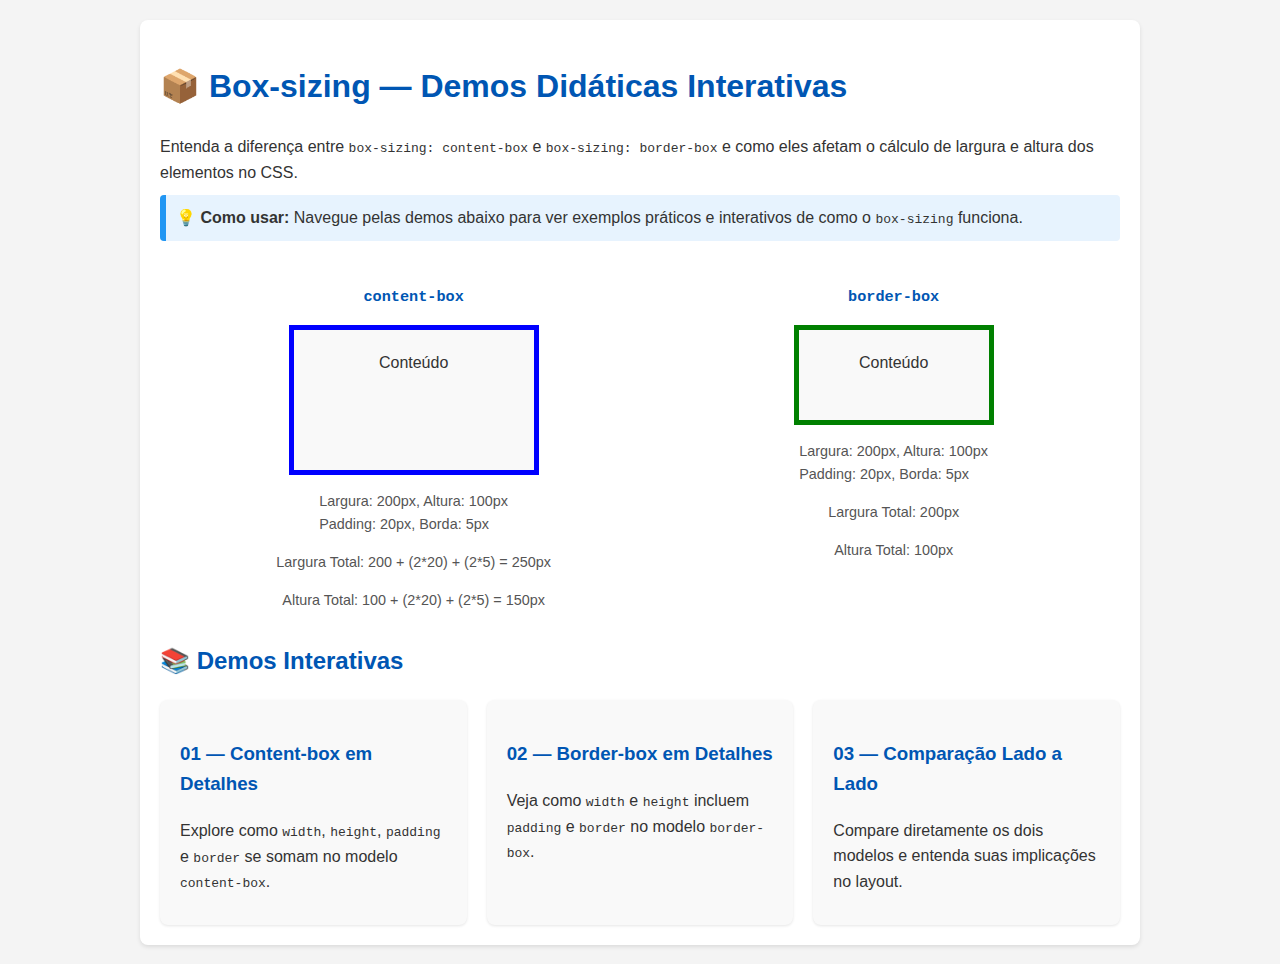
<file: index.html>
<!DOCTYPE html>
<html lang="pt-BR">
<head>
<meta charset="utf-8">
<meta name="viewport" content="width=device-width, initial-scale=1.0">
<title>Box-sizing — Demos Didáticas</title>
<link rel="stylesheet" href="common.css">
<style>
  /* Estilos específicos para a página inicial, se necessário */
  .hero {
    display: flex;
    justify-content: space-around;
    margin-top: 20px;
  }
  .box-demo {
    border: 1px solid #ccc;
    padding: 10px;
    margin: 10px;
    text-align: center;
    background-color: #f9f9f9;
    width: 200px; /* Largura inicial para demonstração */
    height: 100px; /* Altura inicial para demonstração */
  }
  .content-box-demo {
    box-sizing: content-box;
    border: 5px solid blue;
    padding: 20px;
  }
  .border-box-demo {
    box-sizing: border-box;
    border: 5px solid green;
    padding: 20px;
  }
  .box-demo-container {
    display: flex;
    flex-direction: column;
    align-items: center;
  }
  .box-demo-container h3 {
    margin-bottom: 5px;
  }
  .box-info {
    font-size: 0.9em;
    color: #555;
    margin-top: 5px;
  }
</style>
</head>
<body>
<div class="wrapper">
  <h1>📦 Box-sizing — Demos Didáticas Interativas</h1>
  <p>Entenda a diferença entre <code>box-sizing: content-box</code> e <code>box-sizing: border-box</code> e como eles afetam o cálculo de largura e altura dos elementos no CSS.</p>
  
  <div class="note">
    <strong>💡 Como usar:</strong> Navegue pelas demos abaixo para ver exemplos práticos e interativos de como o <code>box-sizing</code> funciona.
  </div>

  <div class="hero">
    <div class="box-demo-container">
      <h3><code>content-box</code></h3>
      <div class="box-demo content-box-demo">
        Conteúdo
      </div>
      <p class="box-info">Largura: 200px, Altura: 100px<br>Padding: 20px, Borda: 5px</p>
      <p class="box-info">Largura Total: 200 + (2*20) + (2*5) = 250px</p>
      <p class="box-info">Altura Total: 100 + (2*20) + (2*5) = 150px</p>
    </div>
    <div class="box-demo-container">
      <h3><code>border-box</code></h3>
      <div class="box-demo border-box-demo">
        Conteúdo
      </div>
      <p class="box-info">Largura: 200px, Altura: 100px<br>Padding: 20px, Borda: 5px</p>
      <p class="box-info">Largura Total: 200px</p>
      <p class="box-info">Altura Total: 100px</p>
    </div>
  </div>

  <h2>📚 Demos Interativas</h2>
  <div class="grid">
    <div class="card">
      <h3><a href="01-content-box.html">01 — Content-box em Detalhes</a></h3>
      <p>Explore como <code>width</code>, <code>height</code>, <code>padding</code> e <code>border</code> se somam no modelo <code>content-box</code>.</p>
    </div>
    <div class="card">
      <h3><a href="02-border-box.html">02 — Border-box em Detalhes</a></h3>
      <p>Veja como <code>width</code> e <code>height</code> incluem <code>padding</code> e <code>border</code> no modelo <code>border-box</code>.</p>
    </div>
    <div class="card">
      <h3><a href="03-comparacao.html">03 — Comparação Lado a Lado</a></h3>
      <p>Compare diretamente os dois modelos e entenda suas implicações no layout.</p>
    </div>
  </div>
</div>
</body>
</html>
</file>
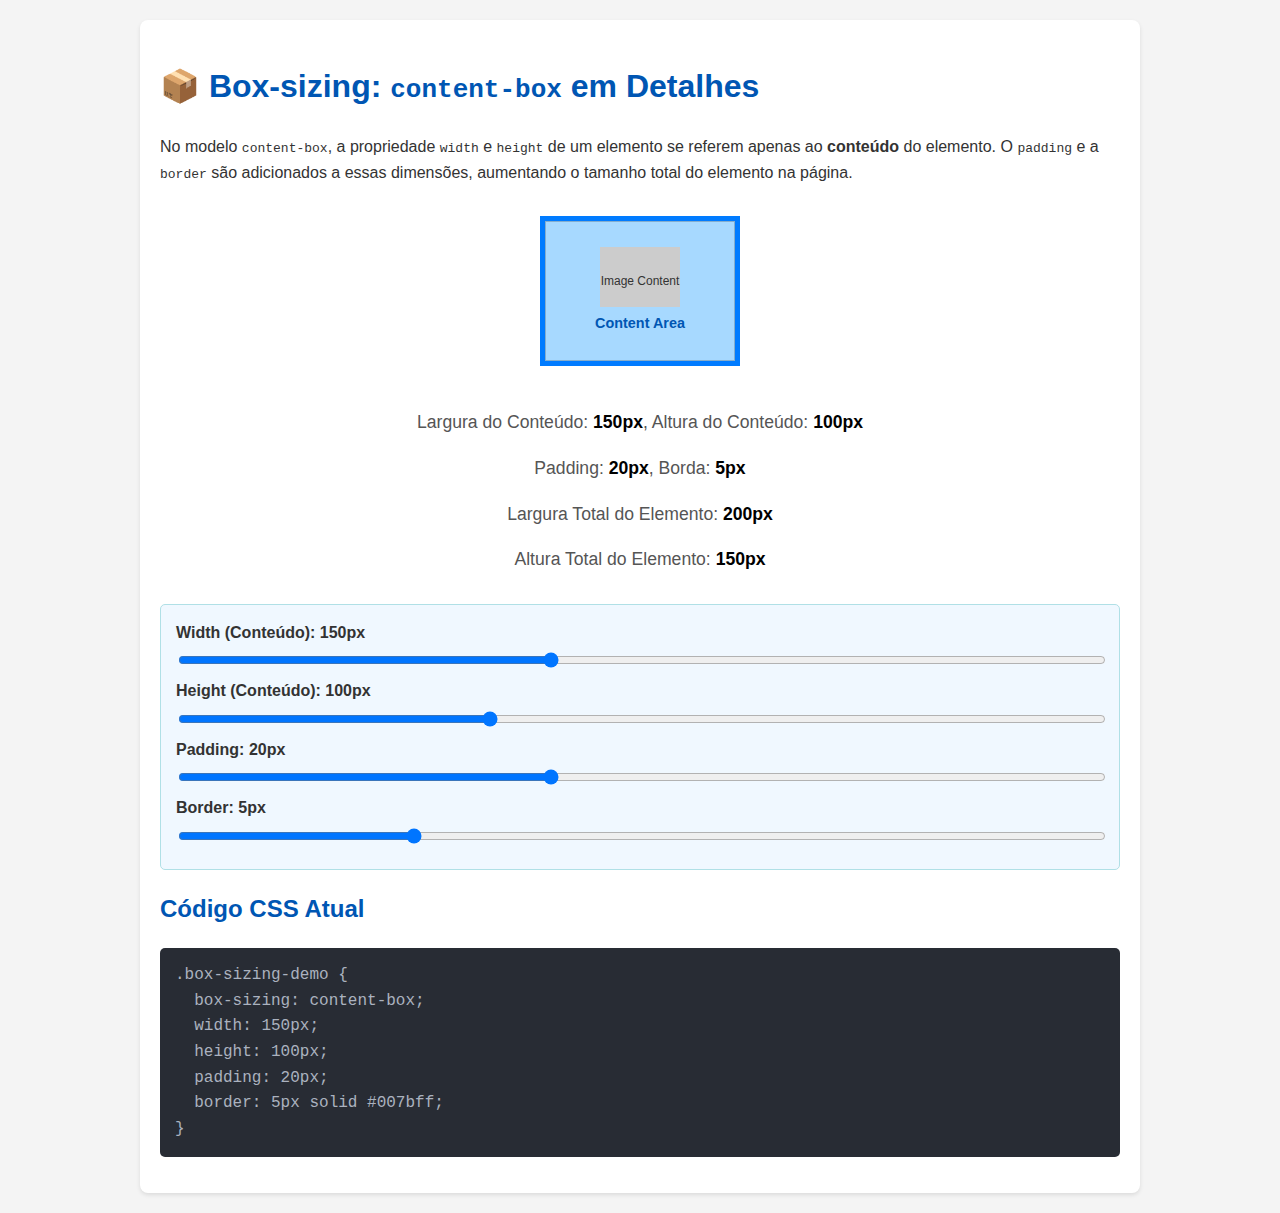
<file: 01-content-box.html>
<!DOCTYPE html>
<html lang="pt-BR">
<head>
<meta charset="utf-8">
<meta name="viewport" content="width=device-width, initial-scale=1.0">
<title>Box-sizing: Content-box</title>
<link rel="stylesheet" href="common.css">
<style>
  .box-sizing-demo-container {
    display: flex;
    flex-direction: column;
    align-items: center;
    margin-top: 20px;
  }
  .box-sizing-demo {
    background-color: #a7d9ff;
    border: 5px solid #007bff;
    padding: 20px;
    margin: 10px;
    font-weight: bold;
    text-align: center;
    color: #333;
    box-sizing: content-box; /* Essencial para esta demo */
    width: 150px; /* Valor inicial */
    height: 100px; /* Valor inicial */
    position: relative;
    display: flex;
    justify-content: center;
    align-items: center;
    transition: all 0.2s ease-in-out;
  }
  .box-sizing-demo {
    background-color: #a7d9ff;
    border: 5px solid #007bff;
    padding: 20px;
    margin: 10px;
    font-weight: bold;
    text-align: center;
    color: #333;
    box-sizing: content-box; /* Essencial para esta demo */
    width: 150px; /* Valor inicial */
    height: 100px; /* Valor inicial */
    position: relative;
    display: flex;
    flex-direction: column; /* Para alinhar imagem e texto verticalmente */
    justify-content: center;
    align-items: center;
    transition: all 0.2s ease-in-out;
  }
  .box-sizing-demo .content-text {
    font-size: 0.9em;
    color: #0056b3;
    margin-top: 5px; /* Espaçamento entre imagem e texto */
  }
  .box-sizing-demo::after {
    content: '';
    position: absolute;
    top: 0;
    left: 0;
    width: 100%;
    height: 100%;
    box-shadow: inset 0 0 0 1px rgba(0,0,0,0.2);
  }
  .box-sizing-info {
    margin-top: 15px;
    font-size: 1.1em;
    color: #555;
    text-align: center;
  }
  .box-sizing-info strong {
    color: #000;
  }
</style>
</head>
<body>
<div class="wrapper">
  <h1>📦 Box-sizing: <code>content-box</code> em Detalhes</h1>
  <p>No modelo <code>content-box</code>, a propriedade <code>width</code> e <code>height</code> de um elemento se referem apenas ao <strong>conteúdo</strong> do elemento. O <code>padding</code> e a <code>border</code> são adicionados a essas dimensões, aumentando o tamanho total do elemento na página.</p>

  <div class="box-sizing-demo-container">
    <div id="contentBoxDemo" class="box-sizing-demo">
      <img src="images/content-image.svg" alt="Conteúdo da Imagem" style="max-width: 80%; max-height: 80%; object-fit: contain;">
      <span class="content-text">Content Area</span>
    </div>
    <div class="box-sizing-info">
      <p>Largura do Conteúdo: <strong id="contentWidth">150px</strong>, Altura do Conteúdo: <strong id="contentHeight">100px</strong></p>
      <p>Padding: <strong id="paddingValue">20px</strong>, Borda: <strong id="borderValue">5px</strong></p>
      <p>Largura Total do Elemento: <strong id="totalWidth">150px</strong></p>
      <p>Altura Total do Elemento: <strong id="totalHeight">100px</strong></p>
    </div>
  </div>

  <div class="controls">
    <label for="widthRange">Width (Conteúdo): <span id="widthOutput">150</span>px</label>
    <input type="range" id="widthRange" min="50" max="300" value="150">

    <label for="heightRange">Height (Conteúdo): <span id="heightOutput">100</span>px</label>
    <input type="range" id="heightRange" min="50" max="200" value="100">

    <label for="paddingRange">Padding: <span id="paddingOutput">20</span>px</label>
    <input type="range" id="paddingRange" min="0" max="50" value="20">

    <label for="borderRange">Border: <span id="borderOutput">5</span>px</label>
    <input type="range" id="borderRange" min="0" max="20" value="5">
  </div>

  <h2>Código CSS Atual</h2>
  <pre class="code-display" id="cssCode">
.box-sizing-demo {
  box-sizing: content-box;
  width: 150px;
  height: 100px;
  padding: 20px;
  border: 5px solid #007bff;
}
  </pre>

  <script>
    const demoBox = document.getElementById("contentBoxDemo");
    const widthRange = document.getElementById("widthRange");
    const heightRange = document.getElementById("heightRange");
    const paddingRange = document.getElementById("paddingRange");
    const borderRange = document.getElementById("borderRange");

    const widthOutput = document.getElementById("widthOutput");
    const heightOutput = document.getElementById("heightOutput");
    const paddingOutput = document.getElementById("paddingOutput");
    const borderOutput = document.getElementById("borderOutput");

    const contentWidth = document.getElementById("contentWidth");
    const contentHeight = document.getElementById("contentHeight");
    const totalWidth = document.getElementById("totalWidth");
    const totalHeight = document.getElementById("totalHeight");
    const cssCode = document.getElementById("cssCode");

    function updateDemo() {
      const w = parseInt(widthRange.value);
      const h = parseInt(heightRange.value);
      const p = parseInt(paddingRange.value);
      const b = parseInt(borderRange.value);

      demoBox.style.width = `${w}px`;
      demoBox.style.height = `${h}px`;
      demoBox.style.padding = `${p}px`;
      demoBox.style.borderWidth = `${b}px`;

      widthOutput.textContent = w;
      heightOutput.textContent = h;
      paddingOutput.textContent = p;
      borderOutput.textContent = b;

      contentWidth.textContent = `${w}px`;
      contentHeight.textContent = `${h}px`;
      totalWidth.textContent = `${w + (2 * p) + (2 * b)}px`;
      totalHeight.textContent = `${h + (2 * p) + (2 * b)}px`;

      cssCode.textContent = 
`.box-sizing-demo {
  box-sizing: content-box;
  width: ${w}px;
  height: ${h}px;
  padding: ${p}px;
  border: ${b}px solid #007bff;
}`; 
    }

    widthRange.addEventListener("input", updateDemo);
    heightRange.addEventListener("input", updateDemo);
    paddingRange.addEventListener("input", updateDemo);
    borderRange.addEventListener("input", updateDemo);

    updateDemo(); // Initial update
  </script>
</div>
</body>
</html>
</file>
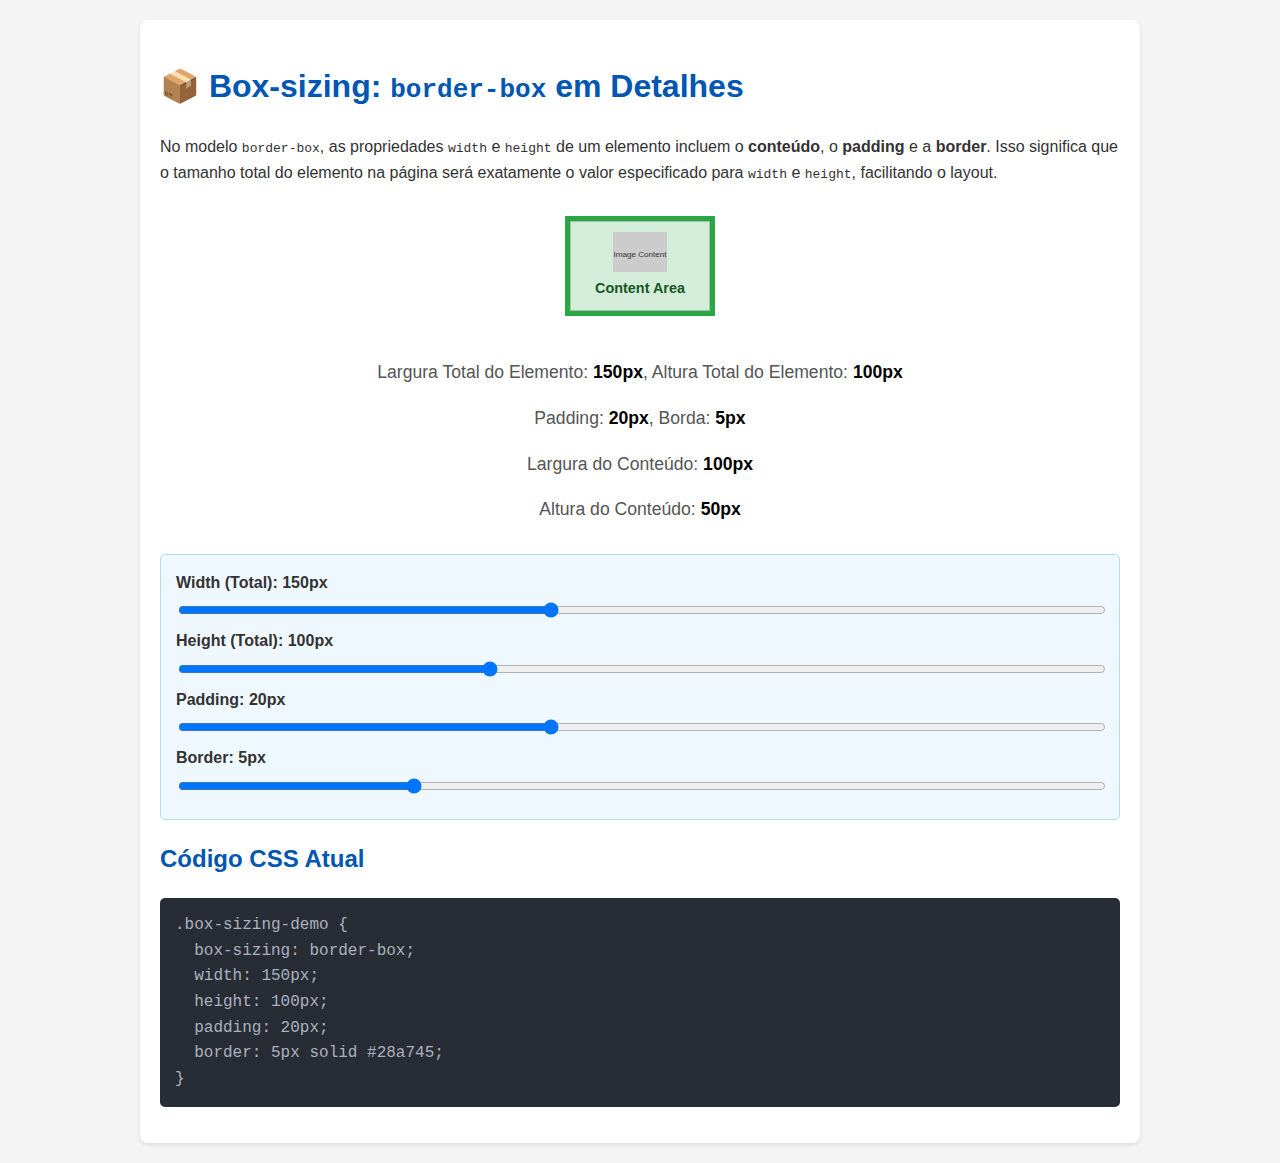
<file: 02-border-box.html>
<!DOCTYPE html>
<html lang="pt-BR">
<head>
<meta charset="utf-8">
<meta name="viewport" content="width=device-width, initial-scale=1.0">
<title>Box-sizing: Border-box</title>
<link rel="stylesheet" href="common.css">
<style>
  .box-sizing-demo-container {
    display: flex;
    flex-direction: column;
    align-items: center;
    margin-top: 20px;
  }
  .box-sizing-demo {
    background-color: #d4edda;
    border: 5px solid #28a745;
    padding: 20px;
    margin: 10px;
    font-weight: bold;
    text-align: center;
    color: #333;
    box-sizing: border-box; /* Essencial para esta demo */
    width: 150px; /* Valor inicial */
    height: 100px; /* Valor inicial */
    position: relative;
    display: flex;
    justify-content: center;
    align-items: center;
    transition: all 0.2s ease-in-out;
  }
  .box-sizing-demo {
    background-color: #d4edda;
    border: 5px solid #28a745;
    padding: 20px;
    margin: 10px;
    font-weight: bold;
    text-align: center;
    color: #333;
    box-sizing: border-box; /* Essencial para esta demo */
    width: 150px; /* Valor inicial */
    height: 100px; /* Valor inicial */
    position: relative;
    display: flex;
    flex-direction: column; /* Para alinhar imagem e texto verticalmente */
    justify-content: center;
    align-items: center;
    transition: all 0.2s ease-in-out;
  }
  .box-sizing-demo .content-text {
    font-size: 0.9em;
    color: #155724;
    margin-top: 5px; /* Espaçamento entre imagem e texto */
  }
  .box-sizing-demo::after {
    content: '';
    position: absolute;
    top: 0;
    left: 0;
    width: 100%;
    height: 100%;
    box-shadow: inset 0 0 0 1px rgba(0,0,0,0.2);
  }
  .box-sizing-info {
    margin-top: 15px;
    font-size: 1.1em;
    color: #555;
    text-align: center;
  }
  .box-sizing-info strong {
    color: #000;
  }
</style>
</head>
<body>
<div class="wrapper">
  <h1>📦 Box-sizing: <code>border-box</code> em Detalhes</h1>
  <p>No modelo <code>border-box</code>, as propriedades <code>width</code> e <code>height</code> de um elemento incluem o <strong>conteúdo</strong>, o <strong>padding</strong> e a <strong>border</strong>. Isso significa que o tamanho total do elemento na página será exatamente o valor especificado para <code>width</code> e <code>height</code>, facilitando o layout.</p>

  <div class="box-sizing-demo-container">
    <div id="borderBoxDemo" class="box-sizing-demo">
      <img src="images/content-image.svg" alt="Conteúdo da Imagem" style="max-width: 80%; max-height: 80%; object-fit: contain;">
      <span class="content-text">Content Area</span>
    </div>
    <div class="box-sizing-info">
      <p>Largura Total do Elemento: <strong id="totalWidth">150px</strong>, Altura Total do Elemento: <strong id="totalHeight">100px</strong></p>
      <p>Padding: <strong id="paddingValue">20px</strong>, Borda: <strong id="borderValue">5px</strong></p>
      <p>Largura do Conteúdo: <strong id="contentWidth">150px</strong></p>
      <p>Altura do Conteúdo: <strong id="contentHeight">100px</strong></p>
    </div>
  </div>

  <div class="controls">
    <label for="widthRange">Width (Total): <span id="widthOutput">150</span>px</label>
    <input type="range" id="widthRange" min="50" max="300" value="150">

    <label for="heightRange">Height (Total): <span id="heightOutput">100</span>px</label>
    <input type="range" id="heightRange" min="50" max="200" value="100">

    <label for="paddingRange">Padding: <span id="paddingOutput">20</span>px</label>
    <input type="range" id="paddingRange" min="0" max="50" value="20">

    <label for="borderRange">Border: <span id="borderOutput">5</span>px</label>
    <input type="range" id="borderRange" min="0" max="20" value="5">
  </div>

  <h2>Código CSS Atual</h2>
  <pre class="code-display" id="cssCode">
.box-sizing-demo {
  box-sizing: border-box;
  width: 150px;
  height: 100px;
  padding: 20px;
  border: 5px solid #28a745;
}
  </pre>

  <script>
    const demoBox = document.getElementById('borderBoxDemo');
    const widthRange = document.getElementById('widthRange');
    const heightRange = document.getElementById('heightRange');
    const paddingRange = document.getElementById('paddingRange');
    const borderRange = document.getElementById('borderRange');

    const widthOutput = document.getElementById('widthOutput');
    const heightOutput = document.getElementById('heightOutput');
    const paddingOutput = document.getElementById('paddingOutput');
    const borderOutput = document.getElementById('borderOutput');

    const contentWidth = document.getElementById('contentWidth');
    const contentHeight = document.getElementById('contentHeight');
    const totalWidth = document.getElementById('totalWidth');
    const totalHeight = document.getElementById('totalHeight');
    const cssCode = document.getElementById('cssCode');

    function updateDemo() {
      const w = parseInt(widthRange.value);
      const h = parseInt(heightRange.value);
      const p = parseInt(paddingRange.value);
      const b = parseInt(borderRange.value);

      demoBox.style.width = `${w}px`;
      demoBox.style.height = `${h}px`;
      demoBox.style.padding = `${p}px`;
      demoBox.style.borderWidth = `${b}px`;

      widthOutput.textContent = w;
      heightOutput.textContent = h;
      paddingOutput.textContent = p;
      borderOutput.textContent = b;

      // Para border-box, a largura/altura do conteúdo é o total menos padding e border
      const calculatedContentWidth = Math.max(0, w - (2 * p) - (2 * b));
      const calculatedContentHeight = Math.max(0, h - (2 * p) - (2 * b));

      contentWidth.textContent = `${calculatedContentWidth}px`;
      contentHeight.textContent = `${calculatedContentHeight}px`;
      totalWidth.textContent = `${w}px`;
      totalHeight.textContent = `${h}px`;

      cssCode.textContent = 
`.box-sizing-demo {
  box-sizing: border-box;
  width: ${w}px;
  height: ${h}px;
  padding: ${p}px;
  border: ${b}px solid #28a745;
}`; 
    }

    widthRange.addEventListener('input', updateDemo);
    heightRange.addEventListener('input', updateDemo);
    paddingRange.addEventListener('input', updateDemo);
    borderRange.addEventListener('input', updateDemo);

    updateDemo(); // Initial update
  </script>
</div>
</body>
</html>
</file>
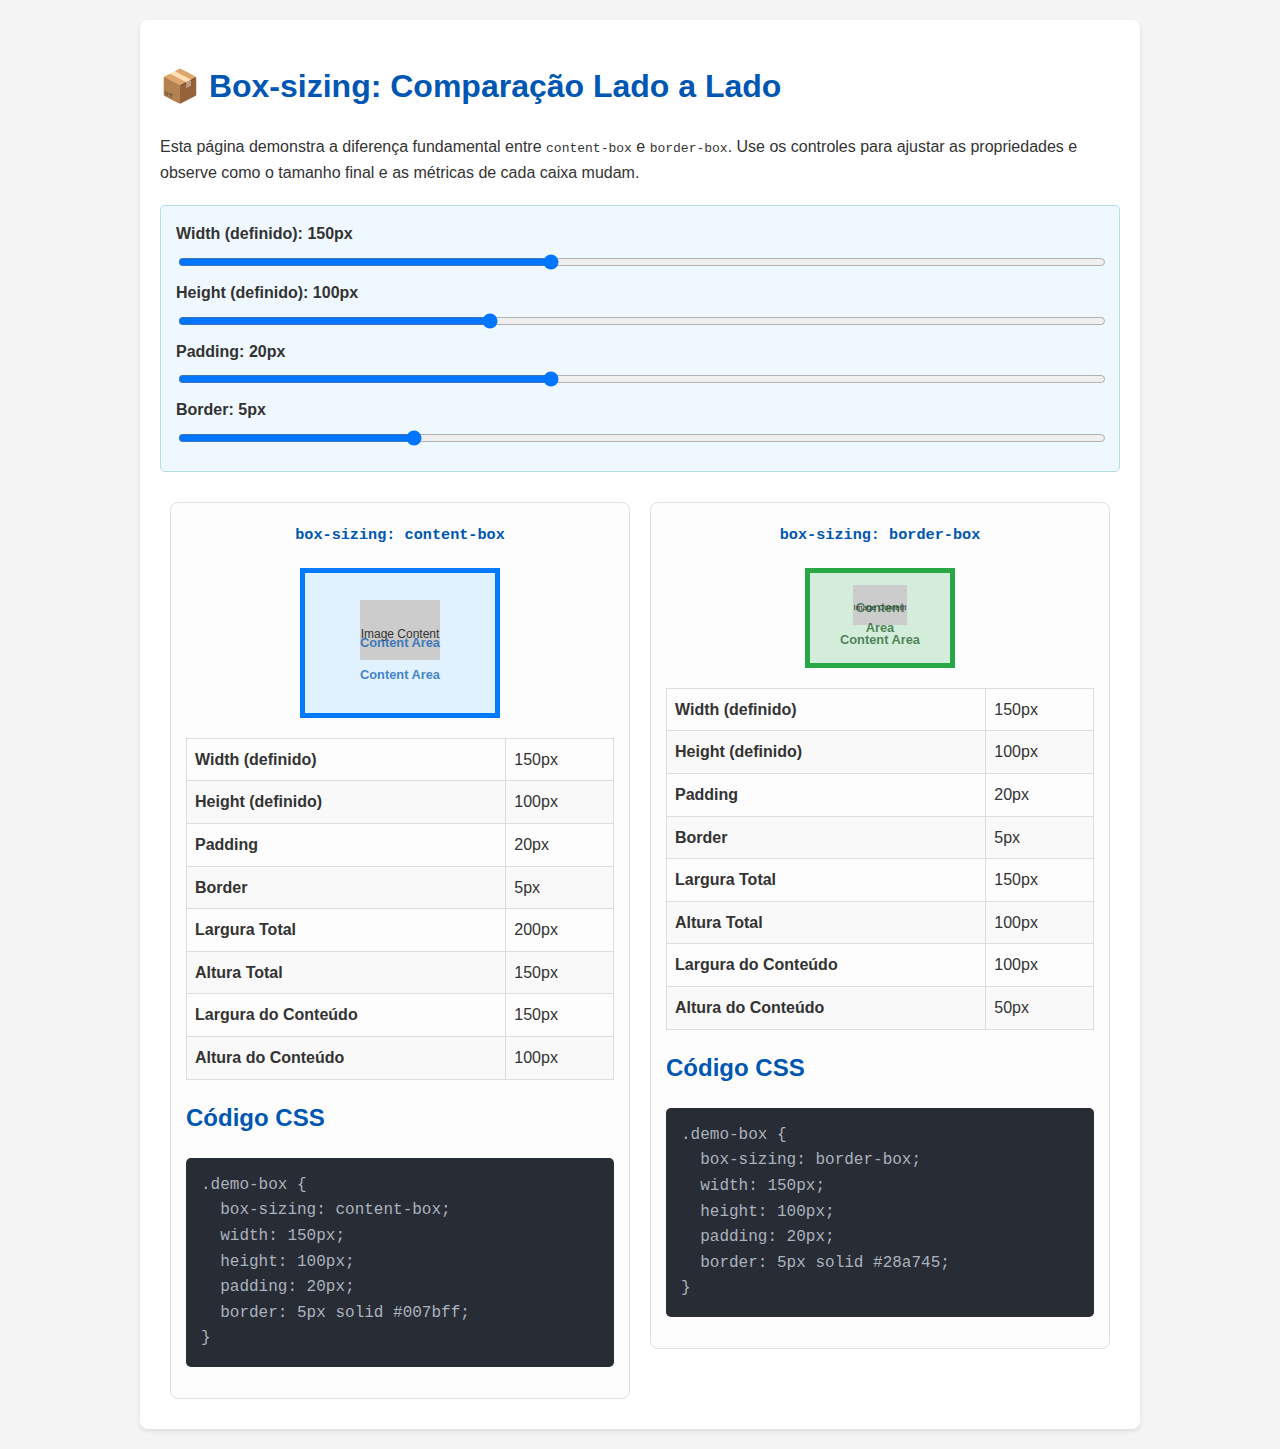
<file: 03-comparacao.html>
<!DOCTYPE html>
<html lang="pt-BR">
<head>
<meta charset="utf-8">
<meta name="viewport" content="width=device-width, initial-scale=1.0">
<title>Box-sizing: Comparação</title>
<link rel="stylesheet" href="common.css">
<style>
  .comparison-container {
    display: flex;
    justify-content: space-around;
    align-items: flex-start;
    margin-top: 20px;
    flex-wrap: wrap;
  }
  .comparison-column {
    flex: 1;
    min-width: 300px;
    margin: 10px;
    padding: 15px;
    border: 1px solid #e0e0e0;
    border-radius: 8px;
    background-color: #fdfdfd;
  }
  .comparison-column h3 {
    text-align: center;
    margin-top: 0;
  }
  .demo-box {
    width: 150px;
    height: 100px;
    padding: 20px;
    border: 5px solid;
    margin: 20px auto;
    display: flex;
    justify-content: center;
    align-items: center;
    font-weight: bold;
    text-align: center;
    position: relative;
    transition: all 0.2s ease-in-out;
  }
  .content-box-comp {
    box-sizing: content-box;
    background-color: #e0f2ff;
    border-color: #007bff;
    color: #0056b3;
  }
  .border-box-comp {
    box-sizing: border-box;
    background-color: #d4edda;
    border-color: #28a745;
    color: #155724;
  }
  .demo-box::before {
    content: 'Content Area';
    position: absolute;
    top: 50%;
    left: 50%;
    transform: translate(-50%, -50%);
    font-size: 0.8em;
    opacity: 0.7;
  }
  .metrics-table {
    width: 100%;
    border-collapse: collapse;
    margin-top: 15px;
  }
  .metrics-table th, .metrics-table td {
    border: 1px solid #ddd;
    padding: 8px;
    text-align: left;
  }
  .metrics-table th {
    background-color: #f2f2f2;
  }
  .metrics-table td:first-child {
    font-weight: bold;
  }
</style>
</head>
<body>
<div class="wrapper">
  <h1>📦 Box-sizing: Comparação Lado a Lado</h1>
  <p>Esta página demonstra a diferença fundamental entre <code>content-box</code> e <code>border-box</code>. Use os controles para ajustar as propriedades e observe como o tamanho final e as métricas de cada caixa mudam.</p>

  <div class="controls">
    <label for="commonWidth">Width (definido): <span id="commonWidthOutput">150</span>px</label>
    <input type="range" id="commonWidth" min="50" max="300" value="150">

    <label for="commonHeight">Height (definido): <span id="commonHeightOutput">100</span>px</label>
    <input type="range" id="commonHeight" min="50" max="200" value="100">

    <label for="commonPadding">Padding: <span id="commonPaddingOutput">20</span>px</label>
    <input type="range" id="commonPadding" min="0" max="50" value="20">

    <label for="commonBorder">Border: <span id="commonBorderOutput">5</span>px</label>
    <input type="range" id="commonBorder" min="0" max="20" value="5">
  </div>

  <div class="comparison-container">
    <div class="comparison-column">
      <h3><code>box-sizing: content-box</code></h3>
      <div id="contentBoxCompDemo" class="demo-box content-box-comp">
        <img src="images/content-image.svg" alt="Conteúdo da Imagem" style="max-width: 80%; max-height: 80%; object-fit: contain;">
        <span class="content-text">Content Area</span>
      </div>
      <table class="metrics-table">
        <tr><td>Width (definido)</td><td id="cbDefinedWidth">150px</td></tr>
        <tr><td>Height (definido)</td><td id="cbDefinedHeight">100px</td></tr>
        <tr><td>Padding</td><td id="cbPadding">20px</td></tr>
        <tr><td>Border</td><td id="cbBorder">5px</td></tr>
        <tr><td><strong>Largura Total</strong></td><td id="cbTotalWidth">150px</td></tr>
        <tr><td><strong>Altura Total</strong></td><td id="cbTotalHeight">100px</td></tr>
        <tr><td>Largura do Conteúdo</td><td id="cbContentWidth">150px</td></tr>
        <tr><td>Altura do Conteúdo</td><td id="cbContentHeight">100px</td></tr>
      </table>
      <h2>Código CSS</h2>
      <pre class="code-display" id="cbCssCode">
.demo-box {
  box-sizing: content-box;
  width: 150px;
  height: 100px;
  padding: 20px;
  border: 5px solid #007bff;
}
      </pre>
    </div>

    <div class="comparison-column">
      <h3><code>box-sizing: border-box</code></h3>
      <div id="borderBoxCompDemo" class="demo-box border-box-comp">
        <img src="images/content-image.svg" alt="Conteúdo da Imagem" style="max-width: 80%; max-height: 80%; object-fit: contain;">
        <span class="content-text">Content Area</span>
      </div>
      <table class="metrics-table">
        <tr><td>Width (definido)</td><td id="bbDefinedWidth">150px</td></tr>
        <tr><td>Height (definido)</td><td id="bbDefinedHeight">100px</td></tr>
        <tr><td>Padding</td><td id="bbPadding">20px</td></tr>
        <tr><td>Border</td><td id="bbBorder">5px</td></tr>
        <tr><td><strong>Largura Total</strong></td><td id="bbTotalWidth">150px</td></tr>
        <tr><td><strong>Altura Total</strong></td><td id="bbTotalHeight">100px</td></tr>
        <tr><td>Largura do Conteúdo</td><td id="bbContentWidth">150px</td></tr>
        <tr><td>Altura do Conteúdo</td><td id="bbContentHeight">100px</td></tr>
      </table>
      <h2>Código CSS</h2>
      <pre class="code-display" id="bbCssCode">
.demo-box {
  box-sizing: border-box;
  width: 150px;
  height: 100px;
  padding: 20px;
  border: 5px solid #28a745;
}
      </pre>
    </div>
  </div>

  <script>
    const commonWidthRange = document.getElementById('commonWidth');
    const commonHeightRange = document.getElementById('commonHeight');
    const commonPaddingRange = document.getElementById('commonPadding');
    const commonBorderRange = document.getElementById('commonBorder');

    const commonWidthOutput = document.getElementById('commonWidthOutput');
    const commonHeightOutput = document.getElementById('commonHeightOutput');
    const commonPaddingOutput = document.getElementById('commonPaddingOutput');
    const commonBorderOutput = document.getElementById('commonBorderOutput');

    const contentBoxCompDemo = document.getElementById('contentBoxCompDemo');
    const borderBoxCompDemo = document.getElementById('borderBoxCompDemo');

    const cbDefinedWidth = document.getElementById('cbDefinedWidth');
    const cbDefinedHeight = document.getElementById('cbDefinedHeight');
    const cbPadding = document.getElementById('cbPadding');
    const cbBorder = document.getElementById('cbBorder');
    const cbTotalWidth = document.getElementById('cbTotalWidth');
    const cbTotalHeight = document.getElementById('cbTotalHeight');
    const cbContentWidth = document.getElementById('cbContentWidth');
    const cbContentHeight = document.getElementById('cbContentHeight');
    const cbCssCode = document.getElementById('cbCssCode');

    const bbDefinedWidth = document.getElementById('bbDefinedWidth');
    const bbDefinedHeight = document.getElementById('bbDefinedHeight');
    const bbPadding = document.getElementById('bbPadding');
    const bbBorder = document.getElementById('bbBorder');
    const bbTotalWidth = document.getElementById('bbTotalWidth');
    const bbTotalHeight = document.getElementById('bbTotalHeight');
    const bbContentWidth = document.getElementById('bbContentWidth');
    const bbContentHeight = document.getElementById('bbContentHeight');
    const bbCssCode = document.getElementById('bbCssCode');

    function updateComparisonDemo() {
      const w = parseInt(commonWidthRange.value);
      const h = parseInt(commonHeightRange.value);
      const p = parseInt(commonPaddingRange.value);
      const b = parseInt(commonBorderRange.value);

      commonWidthOutput.textContent = w;
      commonHeightOutput.textContent = h;
      commonPaddingOutput.textContent = p;
      commonBorderOutput.textContent = b;

      // Update Content-box demo
      contentBoxCompDemo.style.width = `${w}px`;
      contentBoxCompDemo.style.height = `${h}px`;
      contentBoxCompDemo.style.padding = `${p}px`;
      contentBoxCompDemo.style.borderWidth = `${b}px`;

      const cbCalculatedTotalWidth = w + (2 * p) + (2 * b);
      const cbCalculatedTotalHeight = h + (2 * p) + (2 * b);

      cbDefinedWidth.textContent = `${w}px`;
      cbDefinedHeight.textContent = `${h}px`;
      cbPadding.textContent = `${p}px`;
      cbBorder.textContent = `${b}px`;
      cbTotalWidth.textContent = `${cbCalculatedTotalWidth}px`;
      cbTotalHeight.textContent = `${cbCalculatedTotalHeight}px`;
      cbContentWidth.textContent = `${w}px`;
      cbContentHeight.textContent = `${h}px`;
      cbCssCode.textContent = 
`.demo-box {
  box-sizing: content-box;
  width: ${w}px;
  height: ${h}px;
  padding: ${p}px;
  border: ${b}px solid #007bff;
}`; 

      // Update Border-box demo
      borderBoxCompDemo.style.width = `${w}px`;
      borderBoxCompDemo.style.height = `${h}px`;
      borderBoxCompDemo.style.padding = `${p}px`;
      borderBoxCompDemo.style.borderWidth = `${b}px`;

      const bbCalculatedContentWidth = Math.max(0, w - (2 * p) - (2 * b));
      const bbCalculatedContentHeight = Math.max(0, h - (2 * p) - (2 * b));

      bbDefinedWidth.textContent = `${w}px`;
      bbDefinedHeight.textContent = `${h}px`;
      bbPadding.textContent = `${p}px`;
      bbBorder.textContent = `${b}px`;
      bbTotalWidth.textContent = `${w}px`;
      bbTotalHeight.textContent = `${h}px`;
      bbContentWidth.textContent = `${bbCalculatedContentWidth}px`;
      bbContentHeight.textContent = `${bbCalculatedContentHeight}px`;
      bbCssCode.textContent = 
`.demo-box {
  box-sizing: border-box;
  width: ${w}px;
  height: ${h}px;
  padding: ${p}px;
  border: ${b}px solid #28a745;
}`; 
    }

    commonWidthRange.addEventListener('input', updateComparisonDemo);
    commonHeightRange.addEventListener('input', updateComparisonDemo);
    commonPaddingRange.addEventListener('input', updateComparisonDemo);
    commonBorderRange.addEventListener('input', updateComparisonDemo);

    updateComparisonDemo(); // Initial update
  </script>
</div>
</body>
</html>
</file>
<file: common.css>
body {
  font-family: 'Segoe UI', Tahoma, Geneva, Verdana, sans-serif;
  line-height: 1.6;
  margin: 0;
  padding: 0;
  background-color: #f4f4f4;
  color: #333;
}

.wrapper {
  max-width: 960px;
  margin: 20px auto;
  padding: 20px;
  background: #fff;
  border-radius: 8px;
  box-shadow: 0 2px 4px rgba(0, 0, 0, 0.1);
}

h1, h2, h3 {
  color: #0056b3;
}

p {
  margin-bottom: 10px;
}

.note {
  background-color: #e7f3fe;
  border-left: 6px solid #2196F3;
  margin-bottom: 15px;
  padding: 10px;
  border-radius: 4px;
}

.grid {
  display: grid;
  grid-template-columns: repeat(auto-fit, minmax(280px, 1fr));
  gap: 20px;
  margin-top: 20px;
}

.card {
  background: #f9f9f9;
  padding: 20px;
  border-radius: 8px;
  box-shadow: 0 1px 3px rgba(0, 0, 0, 0.1);
  transition: transform 0.2s;
}

.card:hover {
  transform: translateY(-5px);
}

.card h3 a {
  text-decoration: none;
  color: #0056b3;
}

.card h3 a:hover {
  text-decoration: underline;
}

.box-container {
  background-color: #e0e0e0;
  border: 2px dashed #999;
  padding: 10px;
  margin-bottom: 20px;
  display: flex;
  justify-content: center;
  align-items: center;
  min-height: 150px;
}

.box {
  background-color: #a7d9ff;
  border: 5px solid #007bff;
  padding: 20px;
  margin: 10px;
  font-weight: bold;
  text-align: center;
  color: #333;
  position: relative;
}

.box-info-overlay {
  position: absolute;
  top: 0;
  left: 0;
  width: 100%;
  height: 100%;
  background-color: rgba(255, 255, 255, 0.8);
  display: flex;
  flex-direction: column;
  justify-content: center;
  align-items: center;
  font-size: 0.9em;
  color: #333;
  opacity: 0;
  transition: opacity 0.3s ease-in-out;
}

.box:hover .box-info-overlay {
  opacity: 1;
}

.controls {
  margin-top: 20px;
  padding: 15px;
  background-color: #f0f8ff;
  border: 1px solid #b0e0e6;
  border-radius: 5px;
}

.controls label {
  display: block;
  margin-bottom: 5px;
  font-weight: bold;
}

.controls input[type="range"], .controls input[type="number"] {
  width: 100%;
  margin-bottom: 10px;
}

.code-display {
  background-color: #282c34;
  color: #abb2bf;
  padding: 15px;
  border-radius: 5px;
  font-family: 'Fira Code', 'Cascadia Code', monospace;
  white-space: pre-wrap;
  word-break: break-all;
  margin-top: 20px;
}

.comparison-grid {
  display: grid;
  grid-template-columns: 1fr 1fr;
  gap: 20px;
}

.comparison-box-wrapper {
  display: flex;
  flex-direction: column;
  align-items: center;
  border: 1px solid #ddd;
  padding: 15px;
  border-radius: 8px;
  background-color: #fff;
}

.comparison-box-wrapper h3 {
  margin-top: 0;
  color: #333;
}

.comparison-box {
  width: 150px;
  height: 100px;
  background-color: #d4edda;
  border: 5px solid #28a745;
  padding: 15px;
  margin-bottom: 10px;
  text-align: center;
  display: flex;
  justify-content: center;
  align-items: center;
  font-weight: bold;
  color: #212529;
}

.comparison-box.content-box-comp {
  box-sizing: content-box;
  border-color: #007bff;
  background-color: #e0f2ff;
}

.comparison-box.border-box-comp {
  box-sizing: border-box;
  border-color: #28a745;
  background-color: #d4edda;
}

.metrics-table {
  width: 100%;
  border-collapse: collapse;
  margin-top: 10px;
}

.metrics-table th, .metrics-table td {
  border: 1px solid #ddd;
  padding: 8px;
  text-align: left;
}

.metrics-table th {
  background-color: #f2f2f2;
}

.metrics-table tr:nth-child(even) {
  background-color: #f9f9f9;
}

.metrics-table td:first-child {
  font-weight: bold;
}



.demo-box {
  flex-direction: column; /* Para alinhar imagem e texto verticalmente */
}
.demo-box .content-text {
  font-size: 0.8em;
  opacity: 0.7;
  margin-top: 5px; /* Espaçamento entre imagem e texto */
}
</file>
